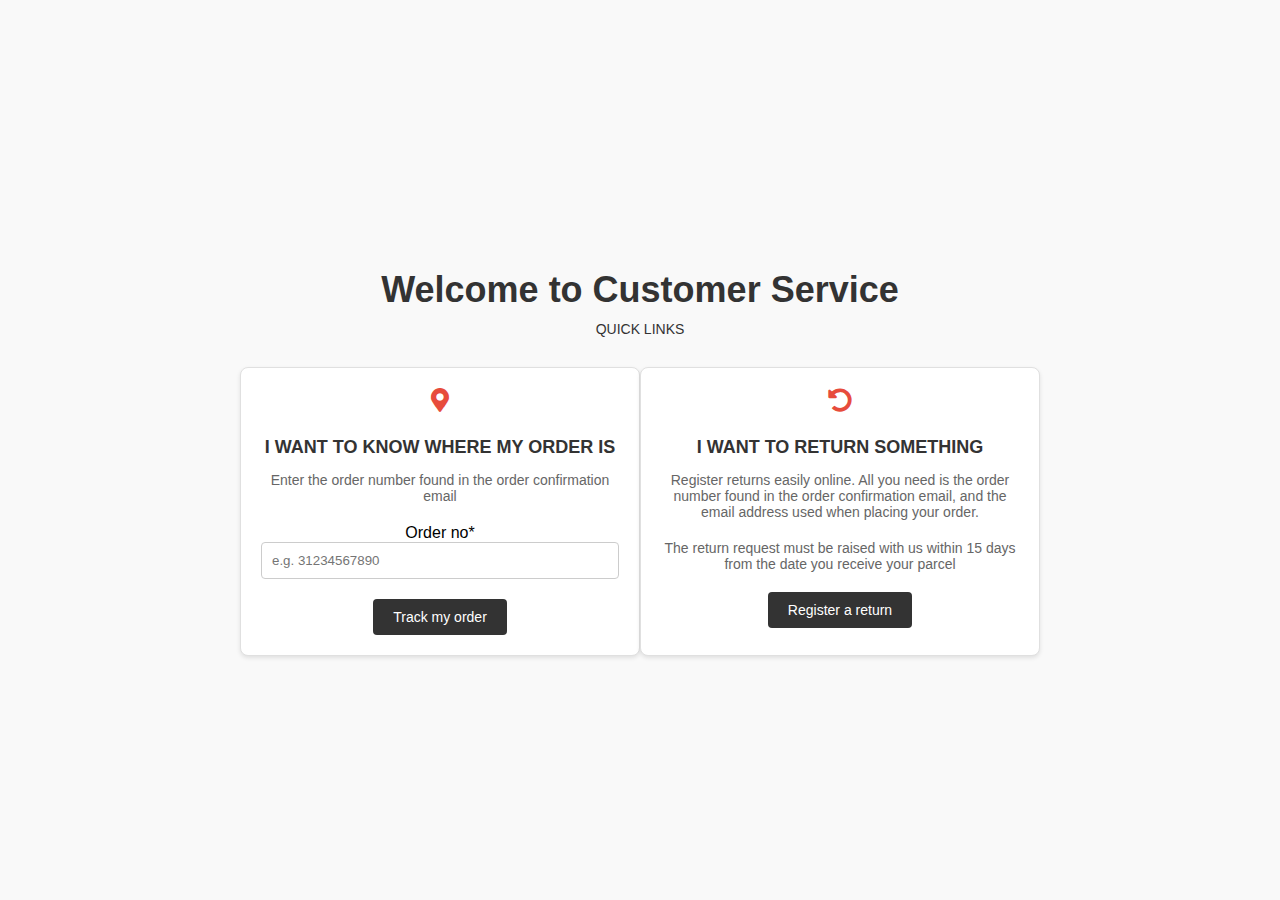
<file: custmorservice.html>
<html>
<head>
    <title>Customer Service</title>
    <link rel="stylesheet" href="https://cdnjs.cloudflare.com/ajax/libs/font-awesome/5.15.3/css/all.min.css">
    <style>
        body {
            font-family: Arial, sans-serif;
            background-color: #f9f9f9;
            margin: 0;
            padding: 0;
            display: flex;
            justify-content: center;
            align-items: center;
            height: 100vh;
        }
        .container {
            text-align: center;
            max-width: 800px;
            margin: 0 auto;
        }
        h1 {
            font-size: 36px;
            color: #333;
            margin-bottom: 10px;
        }
        .quick-links {
            font-size: 14px;
            color: #333;
            margin-bottom: 30px;
        }
        .cards {
            display: flex;
            justify-content: space-between;
        }
        .card {
            background-color: #fff;
            border: 1px solid #e0e0e0;
            border-radius: 8px;
            padding: 20px;
            width: 45%;
            box-shadow: 0 2px 4px rgba(0, 0, 0, 0.1);
        }
        .card i {
            font-size: 24px;
            color: #e74c3c;
            margin-bottom: 10px;
        }
        .card h2 {
            font-size: 18px;
            color: #333;
            margin-bottom: 10px;
        }
        .card p {
            font-size: 14px;
            color: #666;
            margin-bottom: 20px;
        }
        .card input[type="text"] {
            width: 100%;
            padding: 10px;
            border: 1px solid #ccc;
            border-radius: 4px;
            margin-bottom: 20px;
        }
        .card button {
            background-color: #333;
            color: #fff;
            padding: 10px 20px;
            border: none;
            border-radius: 4px;
            cursor: pointer;
            font-size: 14px;
        }
    </style>
</head>
<body>
    <div class="container">
        <h1>Welcome to Customer Service</h1>
        <div class="quick-links">QUICK LINKS</div>
        <div class="cards">
            <div class="card">
                <i class="fas fa-map-marker-alt"></i>
                <h2>I WANT TO KNOW WHERE MY ORDER IS</h2>
                <p>Enter the order number found in the order confirmation email</p>
                <label for="order-no">Order no*</label>
                <input type="text" id="order-no" placeholder="e.g. 31234567890">
                <button>Track my order</button>
            </div>
            <div class="card">
                <i class="fas fa-undo-alt"></i>
                <h2>I WANT TO RETURN SOMETHING</h2>
                <p>Register returns easily online. All you need is the order number found in the order confirmation email, and the email address used when placing your order.</p>
                <p>The return request must be raised with us within 15 days from the date you receive your parcel</p>
                <button>Register a return</button>
            </div>
        </div>
    </div>
</body>
</html>
</file>
